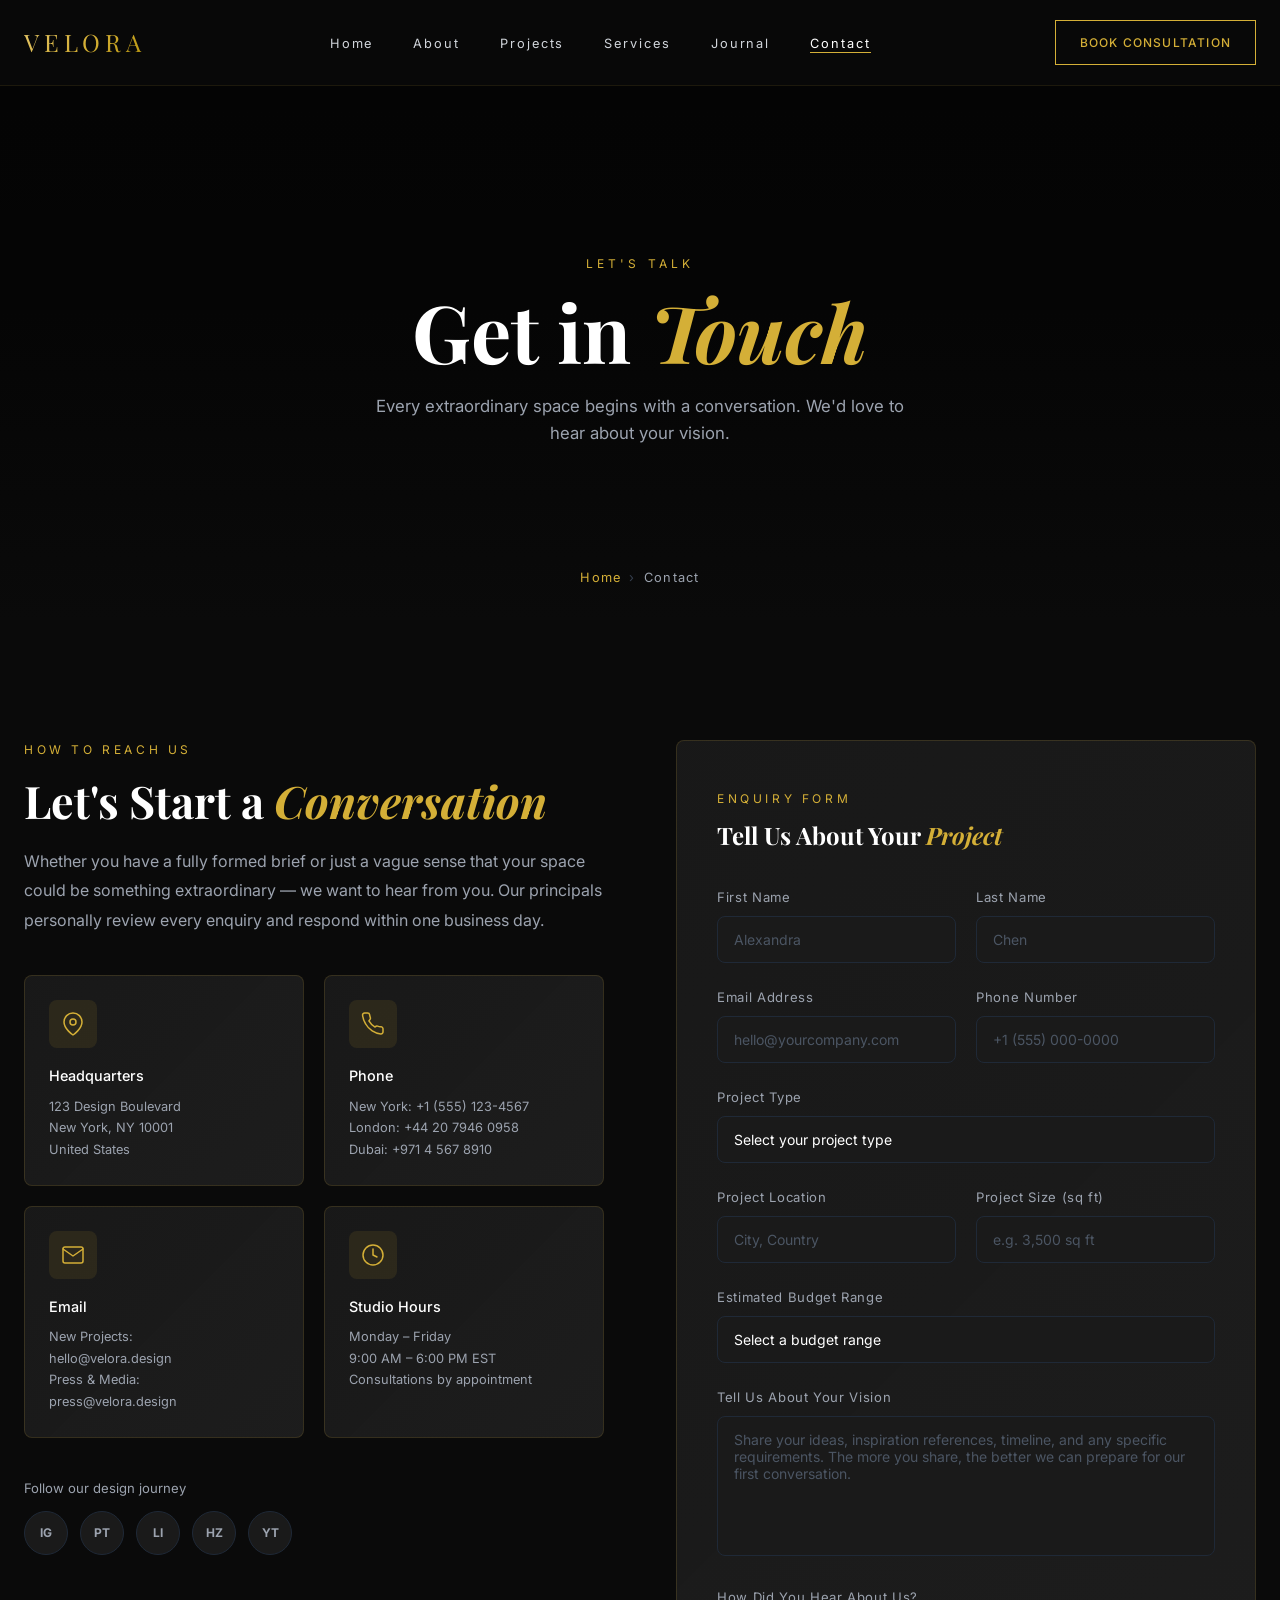
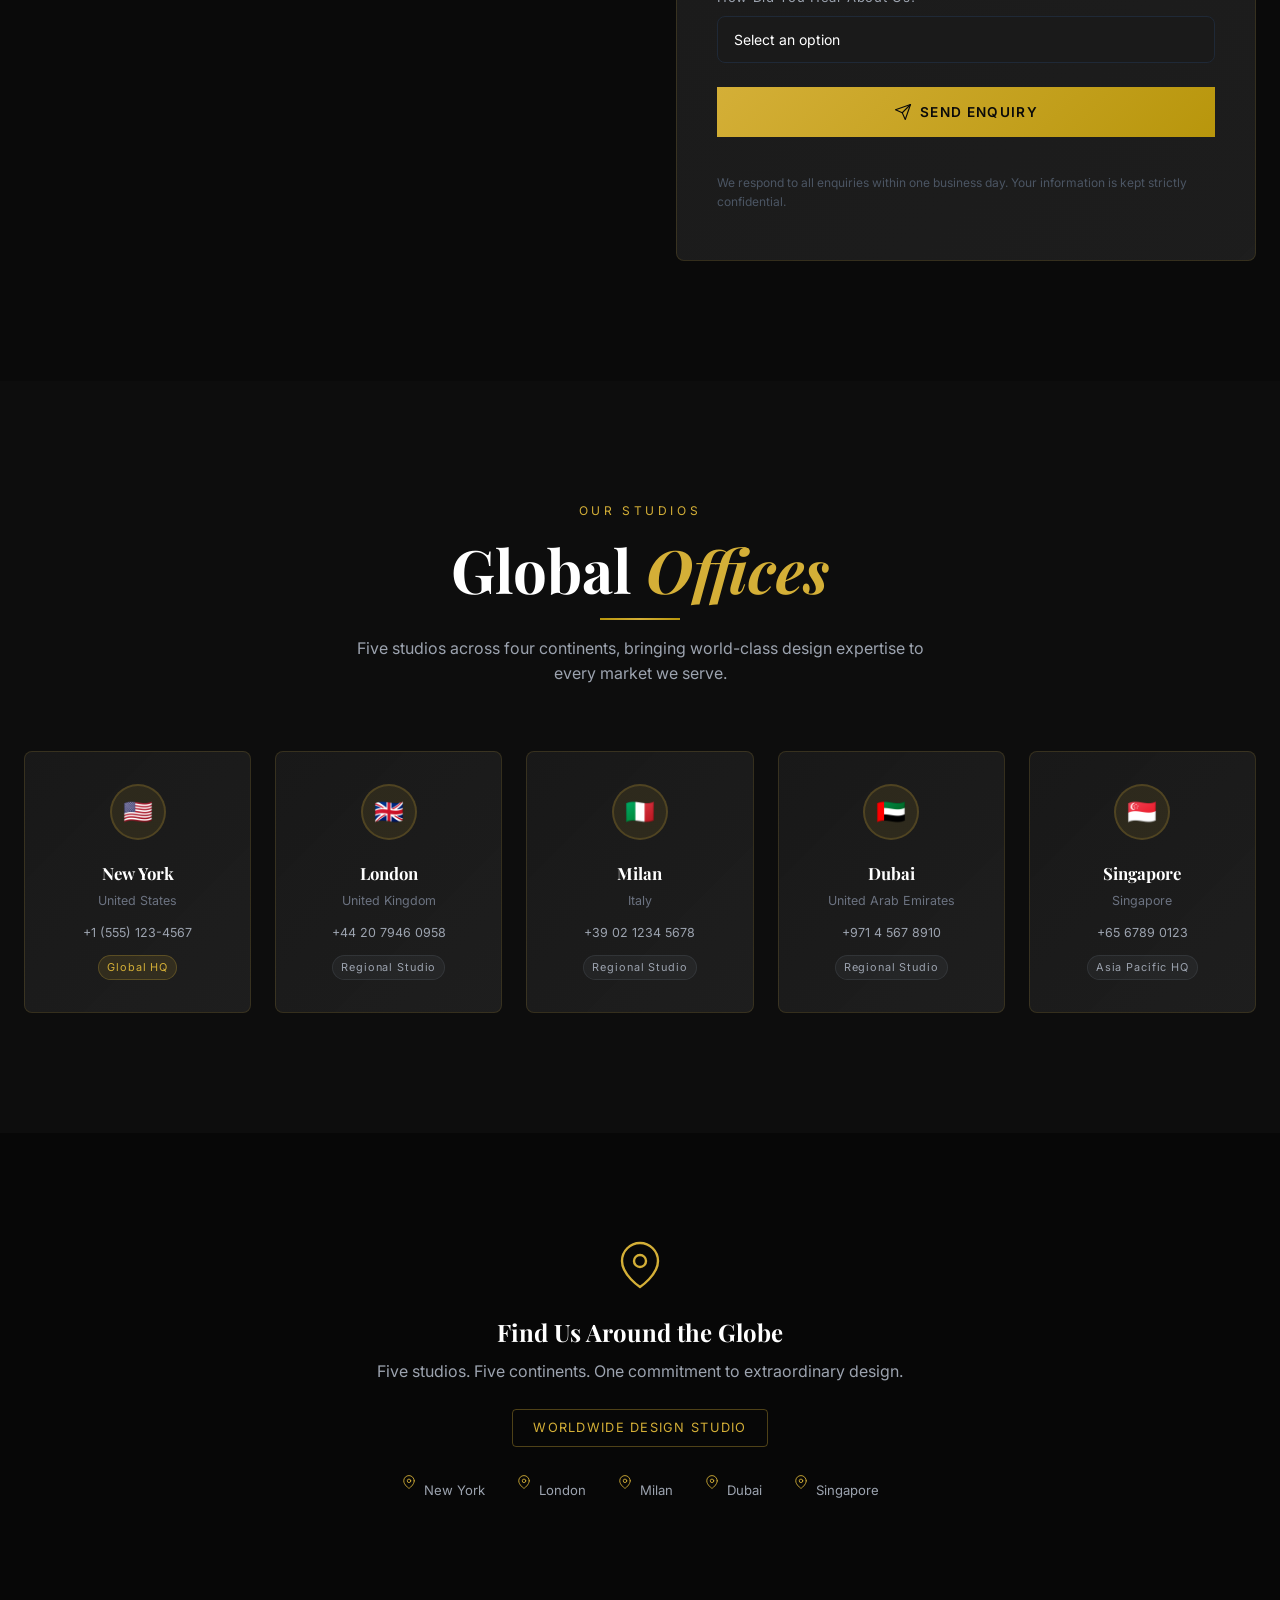
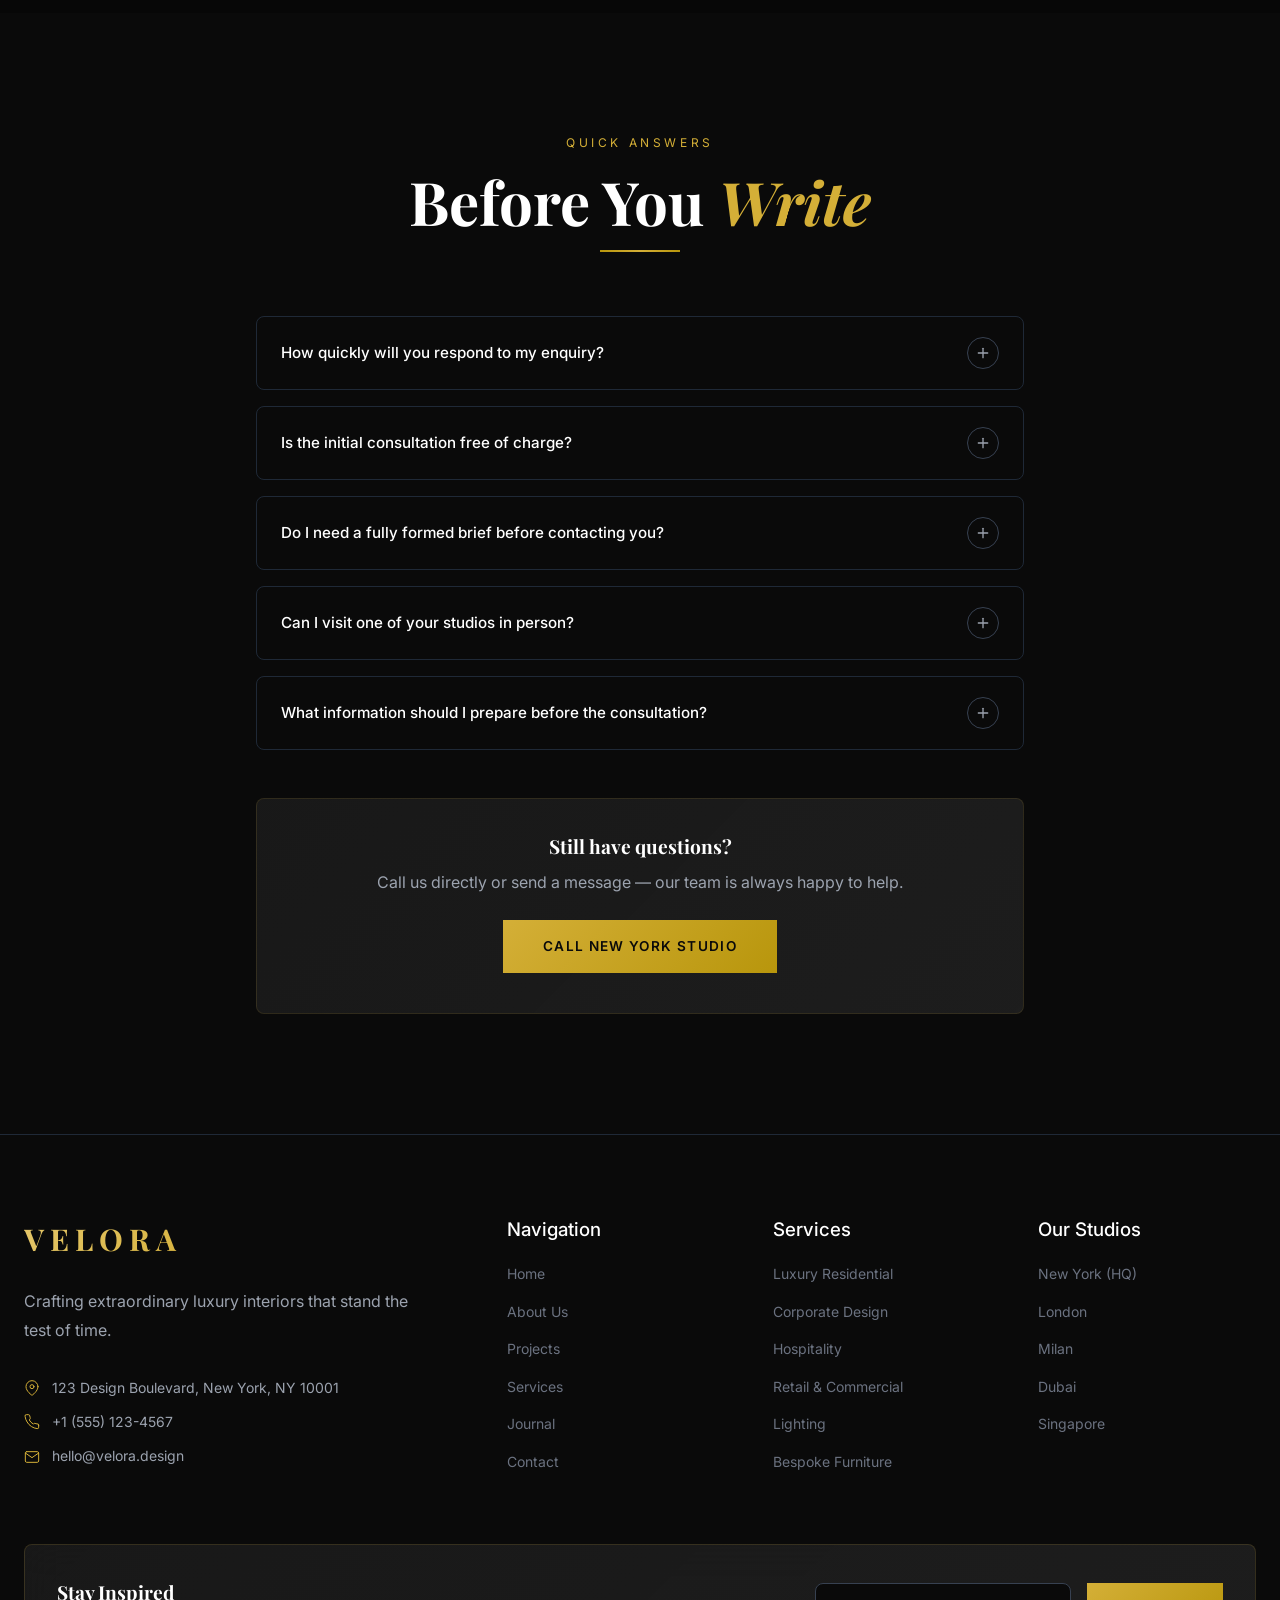
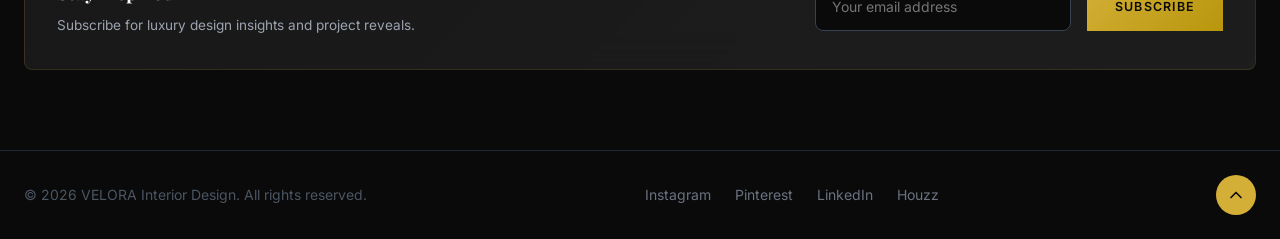
<file: contact.html>
<!DOCTYPE html>
<html lang="en">
<head>
<meta charset="UTF-8" /><meta name="viewport" content="width=device-width, initial-scale=1.0" />
<title>Contact VELORA – Book a Luxury Design Consultation</title>
<link rel="preconnect" href="https://fonts.googleapis.com" /><link rel="preconnect" href="https://fonts.gstatic.com" crossorigin />
<link href="https://fonts.googleapis.com/css2?family=Cormorant+Garamond:ital,wght@0,300;0,400;0,500;0,600;0,700;1,400&family=Inter:wght@300;400;500;600;700&family=Playfair+Display:ital,wght@0,400;0,500;0,600;0,700;1,400&display=swap" rel="stylesheet" />
<link rel="stylesheet" href="shared.css" /><link rel="stylesheet" href="contact.css" />
</head>
<body id="top">

<input type="checkbox" id="nav-toggle" class="nav-toggle-input" />

<!-- Loader -->
</div>

<!-- Mobile Menu -->
<div id="mobile-menu">
  <label for="nav-toggle" class="mobile-close"><svg viewBox="0 0 24 24"><line x1="18" y1="6" x2="6" y2="18"/><line x1="6" y1="6" x2="18" y2="18"/></svg></label>
  <a href="home.html">Home</a><a href="about.html">About</a><a href="portfolio.html">Projects</a><a href="services.html">Services</a><a href="journal.html">Journal</a><a href="contact.html" class="active">Contact</a>
  <a href="contact.html" class="btn-primary" style="margin-top:16px;font-size:.78rem;letter-spacing:.1em;text-transform:uppercase;padding:14px 32px">Book Consultation</a>
</div>

<!-- Navbar -->
<nav id="navbar">
  <div class="navbar-inner">
    <a id="nav-logo" href="home.html" class="font-playfair text-gold-gradient">VELORA</a>
    <ul class="nav-links">
      <li><a href="home.html">Home</a></li><li><a href="about.html">About</a></li><li><a href="portfolio.html">Projects</a></li><li><a href="services.html">Services</a></li><li><a href="journal.html">Journal</a></li><li><a href="contact.html" class="active">Contact</a></li>
    </ul>
    <a href="contact.html" class="btn-outline" id="nav-cta">Book Consultation</a>
    <label for="nav-toggle" id="menu-btn" aria-label="Menu">
      <svg class="menu-icon-open" viewBox="0 0 24 24" fill="none" stroke="currentColor" stroke-width="2" stroke-linecap="round" stroke-linejoin="round"><line x1="3" y1="6" x2="21" y2="6"/><line x1="3" y1="12" x2="21" y2="12"/><line x1="3" y1="18" x2="21" y2="18"/></svg>
      <svg class="menu-icon-close" viewBox="0 0 24 24" fill="none" stroke="currentColor" stroke-width="2" stroke-linecap="round" stroke-linejoin="round"><line x1="18" y1="6" x2="6" y2="18"/><line x1="6" y1="6" x2="18" y2="18"/></svg>
    </label>
  </div>
</nav>

<main>

<!-- ─── PAGE HERO ──────────────────────────────────────────────────────────── -->
<div class="page-hero">
  <div class="page-hero-bg" style="background-image:url('https://images.pexels.com/photos/3184339/pexels-photo-3184339.jpeg?auto=compress&cs=tinysrgb&w=1920')"></div>
  <div class="page-hero-overlay"></div>
  <div class="page-hero-content">
    <span class="page-hero-label">LET'S TALK</span>
    <h1 class="page-hero-title font-playfair">Get in <em style="font-style:italic;color:var(--gold)">Touch</em></h1>
    <p class="page-hero-sub">Every extraordinary space begins with a conversation. We'd love to hear about your vision.</p>
  </div>
  <div class="page-hero-breadcrumb"><a href="home.html">Home</a><span>›</span><span style="color:#9ca3af">Contact</span></div>
</div>

<!-- ─── CONTACT MAIN ───────────────────────────────────────────────────────── -->
<section id="contact-main" class="section-padding">
  <div class="container">
    <div class="contact-grid">

      <!-- Contact Info -->
      <div>
        <span class="contact-label">HOW TO REACH US</span>
        <h2 class="contact-heading font-playfair">Let's Start a <em style="font-style:italic;color:var(--gold)">Conversation</em></h2>
        <p class="contact-intro">Whether you have a fully formed brief or just a vague sense that your space could be something extraordinary — we want to hear from you. Our principals personally review every enquiry and respond within one business day.</p>

        <div class="contact-info-grid">
          <div class="contact-info-card card-luxury">
            <div class="contact-info-icon"><svg viewBox="0 0 24 24"><path d="M21 10c0 7-9 13-9 13s-9-6-9-13a9 9 0 0 1 18 0z"/><circle cx="12" cy="10" r="3"/></svg></div>
            <h4>Headquarters</h4>
            <p>123 Design Boulevard<br>New York, NY 10001<br>United States</p>
          </div>
          <div class="contact-info-card card-luxury">
            <div class="contact-info-icon"><svg viewBox="0 0 24 24"><path d="M22 16.92v3a2 2 0 0 1-2.18 2 19.79 19.79 0 0 1-8.63-3.07A19.5 19.5 0 0 1 4.69 12 19.79 19.79 0 0 1 1.61 3.41 2 2 0 0 1 3.59 1h3a2 2 0 0 1 2 1.72c.127.96.361 1.903.7 2.81a2 2 0 0 1-.45 2.11L7.91 8.96a16 16 0 0 0 6.13 6.13l.48-.48a2 2 0 0 1 2.11-.45c.907.339 1.85.573 2.81.7A2 2 0 0 1 22 16.92z"/></svg></div>
            <h4>Phone</h4>
            <p>New York: +1 (555) 123-4567<br>London: +44 20 7946 0958<br>Dubai: +971 4 567 8910</p>
          </div>
          <div class="contact-info-card card-luxury">
            <div class="contact-info-icon"><svg viewBox="0 0 24 24"><path d="M4 4h16c1.1 0 2 .9 2 2v12c0 1.1-.9 2-2 2H4c-1.1 0-2-.9-2-2V6c0-1.1.9-2 2-2z"/><polyline points="22,6 12,13 2,6"/></svg></div>
            <h4>Email</h4>
            <p>New Projects:<br>hello@velora.design<br>Press &amp; Media:<br>press@velora.design</p>
          </div>
          <div class="contact-info-card card-luxury">
            <div class="contact-info-icon"><svg viewBox="0 0 24 24"><circle cx="12" cy="12" r="10"/><polyline points="12 6 12 12 16 14"/></svg></div>
            <h4>Studio Hours</h4>
            <p>Monday – Friday<br>9:00 AM – 6:00 PM EST<br>Consultations by appointment</p>
          </div>
        </div>

        <div style="margin-top:8px">
          <p style="color:#9ca3af;font-size:.82rem;margin-bottom:12px">Follow our design journey</p>
          <div class="contact-socials">
            <button class="contact-social-btn" aria-label="Instagram" title="Instagram">IG</button>
            <button class="contact-social-btn" aria-label="Pinterest" title="Pinterest">PT</button>
            <button class="contact-social-btn" aria-label="LinkedIn" title="LinkedIn">LI</button>
            <button class="contact-social-btn" aria-label="Houzz" title="Houzz">HZ</button>
            <button class="contact-social-btn" aria-label="YouTube" title="YouTube">YT</button>
          </div>
        </div>
      </div>

      <!-- Contact Form -->
      <div class="card-luxury" style="padding:48px 40px;border-radius:8px">
        <span class="section-label" style="display:block;margin-bottom:8px">ENQUIRY FORM</span>
        <h3 class="font-playfair" style="font-size:1.5rem;margin-bottom:32px">Tell Us About Your <em style="font-style:italic;color:var(--gold)">Project</em></h3>
        <form class="contact-form" action="#">
          <div class="form-row">
            <div class="form-field"><label>First Name</label><input type="text" placeholder="Alexandra" /></div>
            <div class="form-field"><label>Last Name</label><input type="text" placeholder="Chen" /></div>
          </div>
          <div class="form-row">
            <div class="form-field"><label>Email Address</label><input type="email" placeholder="hello@yourcompany.com" /></div>
            <div class="form-field"><label>Phone Number</label><input type="tel" placeholder="+1 (555) 000-0000" /></div>
          </div>
          <div class="form-field">
            <label>Project Type</label>
            <select>
              <option value="" disabled selected>Select your project type</option>
              <option>Luxury Residential Design</option>
              <option>Corporate Office Design</option>
              <option>Hospitality Design (Hotel / Resort)</option>
              <option>Restaurant or Cafe Design</option>
              <option>Retail or Commercial Design</option>
              <option>Lighting Consultancy</option>
              <option>Bespoke Furniture Commission</option>
              <option>Other / Multiple Services</option>
            </select>
          </div>
          <div class="form-row">
            <div class="form-field">
              <label>Project Location</label>
              <input type="text" placeholder="City, Country" />
            </div>
            <div class="form-field">
              <label>Project Size (sq ft)</label>
              <input type="text" placeholder="e.g. 3,500 sq ft" />
            </div>
          </div>
          <div class="form-field">
            <label>Estimated Budget Range</label>
            <select>
              <option value="" disabled selected>Select a budget range</option>
              <option>Under $100,000</option>
              <option>$100,000 – $300,000</option>
              <option>$300,000 – $750,000</option>
              <option>$750,000 – $2,000,000</option>
              <option>$2,000,000 – $5,000,000</option>
              <option>$5,000,000+</option>
              <option>Prefer to discuss</option>
            </select>
          </div>
          <div class="form-field">
            <label>Tell Us About Your Vision</label>
            <textarea placeholder="Share your ideas, inspiration references, timeline, and any specific requirements. The more you share, the better we can prepare for our first conversation."></textarea>
          </div>
          <div class="form-field">
            <label>How Did You Hear About Us?</label>
            <select>
              <option value="" disabled selected>Select an option</option>
              <option>Word of mouth / Referral</option>
              <option>Google Search</option>
              <option>Instagram</option>
              <option>Pinterest</option>
              <option>Architectural Digest</option>
              <option>LinkedIn</option>
              <option>Previous client</option>
              <option>Press / Media coverage</option>
              <option>Other</option>
            </select>
          </div>
          <button type="submit" class="btn-primary submit-btn">
            <svg viewBox="0 0 24 24"><line x1="22" y1="2" x2="11" y2="13"/><polygon points="22 2 15 22 11 13 2 9 22 2"/></svg>
            Send Enquiry
          </button>
          <p style="color:#4b5563;font-size:.75rem;margin-top:12px">We respond to all enquiries within one business day. Your information is kept strictly confidential.</p>
        </form>
      </div>

    </div>
  </div>
</section>

<!-- ─── GLOBAL OFFICES ─────────────────────────────────────────────────────── -->
<section id="offices" class="section-padding">
  <div class="container">
    <div class="section-header">
      <span class="section-label">OUR STUDIOS</span>
      <h2 class="section-title font-playfair">Global <em style="font-style:italic;color:var(--gold)">Offices</em></h2>
      <div class="divider-gold" style="margin:16px auto"></div>
      <p class="section-subtitle">Five studios across four continents, bringing world-class design expertise to every market we serve.</p>
    </div>
    <div class="offices-grid">
      <div class="office-card card-luxury">
        <div class="office-flag">🇺🇸</div>
        <h3 class="office-city font-playfair">New York</h3>
        <p class="office-country">United States</p>
        <p class="office-phone">+1 (555) 123-4567</p>
        <span class="office-status main">Global HQ</span>
      </div>
      <div class="office-card card-luxury">
        <div class="office-flag">🇬🇧</div>
        <h3 class="office-city font-playfair">London</h3>
        <p class="office-country">United Kingdom</p>
        <p class="office-phone">+44 20 7946 0958</p>
        <span class="office-status regional">Regional Studio</span>
      </div>
      <div class="office-card card-luxury">
        <div class="office-flag">🇮🇹</div>
        <h3 class="office-city font-playfair">Milan</h3>
        <p class="office-country">Italy</p>
        <p class="office-phone">+39 02 1234 5678</p>
        <span class="office-status regional">Regional Studio</span>
      </div>
      <div class="office-card card-luxury">
        <div class="office-flag">🇦🇪</div>
        <h3 class="office-city font-playfair">Dubai</h3>
        <p class="office-country">United Arab Emirates</p>
        <p class="office-phone">+971 4 567 8910</p>
        <span class="office-status regional">Regional Studio</span>
      </div>
      <div class="office-card card-luxury">
        <div class="office-flag">🇸🇬</div>
        <h3 class="office-city font-playfair">Singapore</h3>
        <p class="office-country">Singapore</p>
        <p class="office-phone">+65 6789 0123</p>
        <span class="office-status regional">Asia Pacific HQ</span>
      </div>
    </div>
  </div>
</section>

<!-- ─── MAP PLACEHOLDER ────────────────────────────────────────────────────── -->
<section id="map-section">
  <div class="map-placeholder">
    <div class="map-placeholder-inner">
      <svg viewBox="0 0 24 24"><path d="M21 10c0 7-9 13-9 13s-9-6-9-13a9 9 0 0 1 18 0z"/><circle cx="12" cy="10" r="3"/></svg>
      <h3 class="font-playfair">Find Us Around the Globe</h3>
      <p style="color:#9ca3af">Five studios. Five continents. One commitment to extraordinary design.</p>
      <span class="map-tag">WORLDWIDE DESIGN STUDIO</span>
      <div class="map-offices-row">
        <span class="map-office-pin"><svg viewBox="0 0 24 24"><path d="M21 10c0 7-9 13-9 13s-9-6-9-13a9 9 0 0 1 18 0z"/><circle cx="12" cy="10" r="3"/></svg>New York</span>
        <span class="map-office-pin"><svg viewBox="0 0 24 24"><path d="M21 10c0 7-9 13-9 13s-9-6-9-13a9 9 0 0 1 18 0z"/><circle cx="12" cy="10" r="3"/></svg>London</span>
        <span class="map-office-pin"><svg viewBox="0 0 24 24"><path d="M21 10c0 7-9 13-9 13s-9-6-9-13a9 9 0 0 1 18 0z"/><circle cx="12" cy="10" r="3"/></svg>Milan</span>
        <span class="map-office-pin"><svg viewBox="0 0 24 24"><path d="M21 10c0 7-9 13-9 13s-9-6-9-13a9 9 0 0 1 18 0z"/><circle cx="12" cy="10" r="3"/></svg>Dubai</span>
        <span class="map-office-pin"><svg viewBox="0 0 24 24"><path d="M21 10c0 7-9 13-9 13s-9-6-9-13a9 9 0 0 1 18 0z"/><circle cx="12" cy="10" r="3"/></svg>Singapore</span>
      </div>
    </div>
  </div>
</section>

<!-- ─── CONTACT FAQ ────────────────────────────────────────────────────────── -->
<section id="contact-faq" class="section-padding">
  <div class="container">
    <div class="contact-faq-inner">
      <div class="section-header">
        <span class="section-label">QUICK ANSWERS</span>
        <h2 class="section-title font-playfair">Before You <em style="font-style:italic;color:var(--gold)">Write</em></h2>
        <div class="divider-gold" style="margin:16px auto"></div>
      </div>
      <div class="contact-faq-list">

        <details class="cfaq-item">
          <summary class="cfaq-question"><span class="cfaq-q-text">How quickly will you respond to my enquiry?</span><span class="cfaq-toggle"><svg class="cfaq-icon-plus" viewBox="0 0 24 24"><line x1="12" y1="5" x2="12" y2="19"/><line x1="5" y1="12" x2="19" y2="12"/></svg><svg class="cfaq-icon-minus" viewBox="0 0 24 24"><line x1="5" y1="12" x2="19" y2="12"/></svg></span></summary>
          <p class="cfaq-answer">We personally review and respond to every enquiry within one business day. For urgent project requirements, call our New York studio directly — we maintain a dedicated new business line staffed during business hours.</p>
        </details>

        <details class="cfaq-item">
          <summary class="cfaq-question"><span class="cfaq-q-text">Is the initial consultation free of charge?</span><span class="cfaq-toggle"><svg class="cfaq-icon-plus" viewBox="0 0 24 24"><line x1="12" y1="5" x2="12" y2="19"/><line x1="5" y1="12" x2="19" y2="12"/></svg><svg class="cfaq-icon-minus" viewBox="0 0 24 24"><line x1="5" y1="12" x2="19" y2="12"/></svg></span></summary>
          <p class="cfaq-answer">Yes. Our initial discovery consultation — typically 45–60 minutes conducted in-person or via video call — is completely complimentary for all projects over 1,000 sq ft. This conversation helps us understand your vision and allows us to explain how VELORA can bring it to life.</p>
        </details>

        <details class="cfaq-item">
          <summary class="cfaq-question"><span class="cfaq-q-text">Do I need a fully formed brief before contacting you?</span><span class="cfaq-toggle"><svg class="cfaq-icon-plus" viewBox="0 0 24 24"><line x1="12" y1="5" x2="12" y2="19"/><line x1="5" y1="12" x2="19" y2="12"/></svg><svg class="cfaq-icon-minus" viewBox="0 0 24 24"><line x1="5" y1="12" x2="19" y2="12"/></svg></span></summary>
          <p class="cfaq-answer">Absolutely not. Many of our most successful projects have begun with a client who simply knew their space could be extraordinary but wasn't sure how to articulate what they wanted. Our discovery process is specifically designed to draw out your vision — even when it's still forming. Come as you are.</p>
        </details>

        <details class="cfaq-item">
          <summary class="cfaq-question"><span class="cfaq-q-text">Can I visit one of your studios in person?</span><span class="cfaq-toggle"><svg class="cfaq-icon-plus" viewBox="0 0 24 24"><line x1="12" y1="5" x2="12" y2="19"/><line x1="5" y1="12" x2="19" y2="12"/></svg><svg class="cfaq-icon-minus" viewBox="0 0 24 24"><line x1="5" y1="12" x2="19" y2="12"/></svg></span></summary>
          <p class="cfaq-answer">We welcome studio visits by appointment at all five of our locations. Our showrooms feature material libraries, project photography, and sample pieces from our custom furniture collections. Contact your nearest studio to arrange a visit with a senior designer.</p>
        </details>

        <details class="cfaq-item">
          <summary class="cfaq-question"><span class="cfaq-q-text">What information should I prepare before the consultation?</span><span class="cfaq-toggle"><svg class="cfaq-icon-plus" viewBox="0 0 24 24"><line x1="12" y1="5" x2="12" y2="19"/><line x1="5" y1="12" x2="19" y2="12"/></svg><svg class="cfaq-icon-minus" viewBox="0 0 24 24"><line x1="5" y1="12" x2="19" y2="12"/></svg></span></summary>
          <p class="cfaq-answer">It is helpful to gather floor plans of your space (if available), a rough indication of your budget range, and any images of spaces, materials, or art that inspire you — Pinterest boards and magazine tearsheets are perfect. Most importantly, think about how you use the space and how you want to feel when you're in it. That emotional brief is often more valuable than technical specifications.</p>
        </details>

      </div>
      <div class="cfaq-cta card-luxury">
        <h4 class="font-playfair">Still have questions?</h4>
        <p>Call us directly or send a message — our team is always happy to help.</p>
        <a href="tel:+15551234567" class="btn-primary" style="display:inline-block">Call New York Studio</a>
      </div>
    </div>
  </div>
</section>

</main>

<footer>
  <div class="footer-main"><div class="container"><div class="footer-grid">
    <div class="footer-brand"><h2 class="font-playfair text-gold-gradient">VELORA</h2><p>Crafting extraordinary luxury interiors that stand the test of time.</p><div class="footer-contact-item"><svg viewBox="0 0 24 24"><path d="M21 10c0 7-9 13-9 13s-9-6-9-13a9 9 0 0 1 18 0z"/><circle cx="12" cy="10" r="3"/></svg><span>123 Design Boulevard, New York, NY 10001</span></div><div class="footer-contact-item"><svg viewBox="0 0 24 24"><path d="M22 16.92v3a2 2 0 0 1-2.18 2 19.79 19.79 0 0 1-8.63-3.07A19.5 19.5 0 0 1 4.69 12 19.79 19.79 0 0 1 1.61 3.41 2 2 0 0 1 3.59 1h3a2 2 0 0 1 2 1.72c.127.96.361 1.903.7 2.81a2 2 0 0 1-.45 2.11L7.91 8.96a16 16 0 0 0 6.13 6.13l.48-.48a2 2 0 0 1 2.11-.45c.907.339 1.85.573 2.81.7A2 2 0 0 1 22 16.92z"/></svg><span>+1 (555) 123-4567</span></div><div class="footer-contact-item"><svg viewBox="0 0 24 24"><path d="M4 4h16c1.1 0 2 .9 2 2v12c0 1.1-.9 2-2 2H4c-1.1 0-2-.9-2-2V6c0-1.1.9-2 2-2z"/><polyline points="22,6 12,13 2,6"/></svg><span>hello@velora.design</span></div></div>
    <div class="footer-col"><h3>Navigation</h3><ul><li><a href="home.html">Home</a></li><li><a href="about.html">About Us</a></li><li><a href="portfolio.html">Projects</a></li><li><a href="services.html">Services</a></li><li><a href="journal.html">Journal</a></li><li><a href="contact.html">Contact</a></li></ul></div>
    <div class="footer-col"><h3>Services</h3><ul><li><a href="services.html">Luxury Residential</a></li><li><a href="services.html">Corporate Design</a></li><li><a href="services.html">Hospitality</a></li><li><a href="services.html">Retail &amp; Commercial</a></li><li><a href="services.html">Lighting</a></li><li><a href="services.html">Bespoke Furniture</a></li></ul></div>
    <div class="footer-col"><h3>Our Studios</h3><ul><li><a href="contact.html">New York (HQ)</a></li><li><a href="contact.html">London</a></li><li><a href="contact.html">Milan</a></li><li><a href="contact.html">Dubai</a></li><li><a href="contact.html">Singapore</a></li></ul></div>
  </div>
  <div class="footer-newsletter glass card-luxury"><div class="footer-newsletter-inner"><div><h3>Stay Inspired</h3><p>Subscribe for luxury design insights and project reveals.</p></div><div class="newsletter-form"><input type="email" placeholder="Your email address" /><a href="#" class="btn-primary" style="font-size:.78rem;padding:14px 28px">Subscribe</a></div></div></div>
  </div></div>
  <div class="footer-bottom"><div class="container"><div class="footer-bottom-inner"><p class="footer-copyright">© 2026 VELORA Interior Design. All rights reserved.</p><div class="footer-social-links"><a href="#">Instagram</a><a href="#">Pinterest</a><a href="#">LinkedIn</a><a href="#">Houzz</a></div><a href="#top" id="scroll-top"><svg viewBox="0 0 24 24"><polyline points="18 15 12 9 6 15"/></svg></a></div></div></div>
</footer>

</body>
</html>
</file>
<file: shared.css>
/* ─── CSS Reset & Variables ──────────────────────────────────────────────── */
*,*::before,*::after{margin:0;padding:0;box-sizing:border-box}
:root{
  --gold:#D4AF37;--gold-light:#E5C76B;--gold-dark:#B8960C;
  --charcoal:#1A1A1A;--black:#0A0A0A;--white:#FFFFFF;
}
html{scroll-behavior:smooth}
body{font-family:'Inter',sans-serif;background:var(--black);color:var(--white);overflow-x:hidden;line-height:1.6}
img{display:block;max-width:100%}
button,input,select,textarea{font-family:inherit}
a{text-decoration:none;color:inherit}
::-webkit-scrollbar{width:8px}
::-webkit-scrollbar-track{background:var(--black)}
::-webkit-scrollbar-thumb{background:var(--gold);border-radius:4px}
::-webkit-scrollbar-thumb:hover{background:var(--gold-light)}

/* ─── Typography ─────────────────────────────────────────────────────────── */
.font-playfair{font-family:'Playfair Display',serif}
.font-cormorant{font-family:'Cormorant Garamond',serif}
.text-gold-gradient{
  background:linear-gradient(135deg,#E5C76B 0%,#D4AF37 50%,#B8960C 100%);
  -webkit-background-clip:text;-webkit-text-fill-color:transparent;background-clip:text
}

/* ─── Layout ─────────────────────────────────────────────────────────────── */
.container{max-width:1280px;margin:0 auto;padding:0 24px}
.section-padding{padding:120px 0}
@media(max-width:768px){.section-padding{padding:80px 0}}

/* ─── Utilities ──────────────────────────────────────────────────────────── */
.glass{background:rgba(26,26,26,.7);backdrop-filter:blur(20px);-webkit-backdrop-filter:blur(20px);border:1px solid rgba(212,175,55,.1)}
.glass-dark{background:rgba(10,10,10,.8);backdrop-filter:blur(30px);border:1px solid rgba(255,255,255,.05)}
.glow-gold{box-shadow:0 0 30px rgba(212,175,55,.3)}
.glow-gold-hover:hover{box-shadow:0 0 40px rgba(212,175,55,.4)}
.text-glow{text-shadow:0 0 20px rgba(212,175,55,.5)}
.card-luxury{
  background:linear-gradient(135deg,rgba(26,26,26,.9) 0%,rgba(38,38,38,.7) 100%);
  border:1px solid rgba(212,175,55,.15);
  transition:border-color .5s,transform .5s,box-shadow .5s
}
.card-luxury:hover{border-color:rgba(212,175,55,.4);transform:translateY(-10px);box-shadow:0 20px 60px rgba(0,0,0,.5),0 0 40px rgba(212,175,55,.1)}
.divider-gold{width:80px;height:2px;background:linear-gradient(90deg,#B8960C,#D4AF37,#B8960C)}
.img-zoom{overflow:hidden}
.img-zoom img{transition:transform .7s cubic-bezier(.4,0,.2,1)}
.img-zoom:hover img{transform:scale(1.1)}
.line-clamp-2{display:-webkit-box;-webkit-line-clamp:2;-webkit-box-orient:vertical;overflow:hidden}
.line-clamp-3{display:-webkit-box;-webkit-line-clamp:3;-webkit-box-orient:vertical;overflow:hidden}

/* ─── Buttons ────────────────────────────────────────────────────────────── */
.btn-primary{
  display:inline-block;
  background:linear-gradient(135deg,#D4AF37 0%,#B8960C 100%);
  color:var(--black);padding:16px 40px;font-weight:600;font-size:.85rem;
  letter-spacing:.1em;text-transform:uppercase;border:none;cursor:pointer;
  position:relative;overflow:hidden;
  transition:transform .4s cubic-bezier(.4,0,.2,1),box-shadow .4s
}
.btn-primary::before{
  content:'';position:absolute;top:0;left:-100%;width:100%;height:100%;
  background:linear-gradient(90deg,transparent,rgba(255,255,255,.3),transparent);
  transition:left .5s
}
.btn-primary:hover::before{left:100%}
.btn-primary:hover{transform:translateY(-2px);box-shadow:0 10px 40px rgba(212,175,55,.4)}
.btn-outline{
  display:inline-block;border:1px solid var(--gold);color:var(--gold);
  padding:16px 40px;font-size:.85rem;font-weight:500;letter-spacing:.1em;
  text-transform:uppercase;background:transparent;cursor:pointer;
  transition:background .4s,color .4s
}
.btn-outline:hover{background:var(--gold);color:var(--black)}

/* ─── Animations ─────────────────────────────────────────────────────────── */
@keyframes fadeInUp{from{opacity:0;transform:translateY(40px)}to{opacity:1;transform:translateY(0)}}
@keyframes fadeIn{from{opacity:0}to{opacity:1}}
@keyframes shimmer{0%{background-position:-200% 0}100%{background-position:200% 0}}
@keyframes float{0%,100%{transform:translateY(0)}50%{transform:translateY(-20px)}}
@keyframes glow{0%,100%{box-shadow:0 0 20px rgba(212,175,55,.3)}50%{box-shadow:0 0 40px rgba(212,175,55,.6)}}
@keyframes pulse{0%,100%{opacity:1}50%{opacity:.5}}
@keyframes rotate{from{transform:rotate(0deg)}to{transform:rotate(360deg)}}
@keyframes bounceY{0%,100%{transform:translateY(0)}50%{transform:translateY(10px)}}
@keyframes wiggle{0%,100%{transform:rotate(0)}30%{transform:rotate(5deg)}60%{transform:rotate(-5deg)}}
@keyframes loaderPulse{0%,100%{text-shadow:0 0 20px rgba(212,175,55,.3)}50%{text-shadow:0 0 40px rgba(212,175,55,.6)}}
@keyframes loaderHide{0%{opacity:1;visibility:visible}99%{opacity:0;visibility:visible}100%{opacity:0;visibility:hidden}}
@keyframes ringDraw{to{stroke-dashoffset:0}}
@keyframes diamondPop{0%{opacity:0;transform:scale(0) rotate(45deg)}60%{opacity:1;transform:scale(1.3) rotate(0deg)}100%{opacity:1;transform:scale(1) rotate(0deg)}}
@keyframes vDraw{to{stroke-dashoffset:0}}
@keyframes shimmerSweep{from{background-position:200% 0}to{background-position:-200% 0}}
@keyframes letterRise{to{opacity:1;transform:translateY(0)}}
@keyframes lineExpand{to{width:80px}}
@keyframes heroFade{0%,100%{opacity:0}5%{opacity:1}24%{opacity:1}29%{opacity:0}}

.animate-float{animation:float 6s ease-in-out infinite}
.animate-glow{animation:glow 3s ease-in-out infinite}
.animate-rotate{animation:rotate 20s linear infinite}
.reveal,.reveal-left,.reveal-right,.reveal-scale{opacity:1;transform:none}

/* ─── Loader ─────────────────────────────────────────────────────────────── */
#loader{
  position:fixed;inset:0;z-index:9998;
  display:flex;align-items:center;justify-content:center;
  background:var(--black);overflow:hidden;
  animation:loaderHide .8s ease 3.2s forwards
}
#loader::before{
  content:'';position:absolute;width:500px;height:500px;
  background:radial-gradient(circle,rgba(212,175,55,.07) 0%,transparent 70%);
  border-radius:50%;animation:loaderPulse 3s ease-in-out infinite
}
.loader-inner{
  display:flex;flex-direction:column;align-items:center;justify-content:center;
  gap:0;position:relative;z-index:1
}
.loader-ornament-wrap{position:relative;width:160px;height:160px;margin-bottom:36px}
.loader-ring{width:160px;height:160px;position:absolute;inset:0}
.loader-ring-circle{animation:ringDraw 1.4s cubic-bezier(.4,0,.2,1) .1s forwards}
.loader-diamond{opacity:0;animation:diamondPop .4s ease forwards}
.loader-diamond.t{animation-delay:.7s}
.loader-diamond.b{animation-delay:.85s}
.loader-diamond.l{animation-delay:1s}
.loader-diamond.r{animation-delay:1.15s}
.loader-monogram{position:absolute;width:60px;height:60px;top:50%;left:50%;transform:translate(-50%,-50%)}
.loader-v-path{animation:vDraw 1.1s cubic-bezier(.4,0,.2,1) .5s forwards}
.loader-wordmark{
  display:flex;gap:0;font-family:'Playfair Display',serif;
  font-size:clamp(2.8rem,8vw,4.5rem);letter-spacing:.45em;overflow:hidden;position:relative
}
.loader-wordmark::after{
  content:'';position:absolute;inset:0;
  background:linear-gradient(105deg,transparent 20%,rgba(255,255,255,.35) 50%,transparent 80%);
  background-size:200% 100%;background-position:200% 0;
  animation:shimmerSweep .8s ease .9s forwards
}
.loader-letter{
  display:inline-block;
  background:linear-gradient(135deg,#E5C76B 0%,#D4AF37 50%,#B8960C 100%);
  -webkit-background-clip:text;-webkit-text-fill-color:transparent;background-clip:text;
  opacity:0;transform:translateY(28px);
  animation:letterRise .55s cubic-bezier(.22,1,.36,1) forwards;
  animation-delay:calc(.8s + var(--i) * .07s)
}
.loader-line-wrap{
  display:flex;align-items:center;gap:12px;margin-top:18px;
  opacity:0;animation:fadeInUp .5s ease 1.5s forwards
}
.loader-line-left,.loader-line-right{
  display:block;height:1px;background:linear-gradient(90deg,transparent,#D4AF37);
  width:0;animation:lineExpand .6s ease 1.5s forwards
}
.loader-line-right{background:linear-gradient(90deg,#D4AF37,transparent)}
.loader-gem{color:#D4AF37;font-size:.55rem;opacity:0;animation:fadeIn .4s ease 1.8s forwards}
.loader-tagline{
  font-family:'Cormorant Garamond',serif;font-size:.78rem;letter-spacing:.35em;
  color:#6b7280;text-transform:uppercase;margin-top:16px;
  opacity:0;animation:fadeIn .6s ease 1.9s forwards
}
#loader-bar-track{
  width:200px;height:1px;background:rgba(255,255,255,.08);border-radius:4px;
  overflow:hidden;margin-top:32px;opacity:0;animation:fadeIn .4s ease 2s forwards
}
#loader-bar-fill{
  height:100%;background:linear-gradient(90deg,#B8960C,#D4AF37,#E5C76B);
  animation:progressBar 2.8s ease forwards
}
@keyframes progressBar{from{width:0}to{width:100%}}
#loader-text{
  margin-top:14px;font-size:.65rem;letter-spacing:.25em;color:#4b5563;
  text-transform:uppercase;opacity:0;animation:fadeIn .4s ease 2s forwards
}

/* ─── Mobile Menu Toggle ─────────────────────────────────────────────────── */
.nav-toggle-input{display:none}
#mobile-menu{
  position:fixed;inset:0;z-index:40;background:var(--black);
  display:flex;flex-direction:column;align-items:center;justify-content:center;gap:32px;
  padding-top:80px;transform:translateX(100%);transition:transform .3s
}
.nav-toggle-input:checked~#mobile-menu{transform:translateX(0)}
.nav-toggle-input:checked~#navbar .menu-icon-open{display:none!important}
.nav-toggle-input:checked~#navbar .menu-icon-close{display:block!important}
#mobile-menu a{
  font-family:'Playfair Display',serif;font-size:1.5rem;letter-spacing:.15em;
  color:var(--white);transition:color .3s
}
#mobile-menu a:hover{color:var(--gold)}
#mobile-menu .btn-primary{margin-top:16px;font-size:.8rem}
.mobile-close{
  position:absolute;top:24px;right:24px;background:none;border:none;
  cursor:pointer;color:var(--white);padding:8px;display:block
}
.mobile-close svg{width:24px;height:24px;stroke:currentColor;fill:none;stroke-width:2;stroke-linecap:round;stroke-linejoin:round}

/* ─── Navbar ─────────────────────────────────────────────────────────────── */
#navbar{
  position:fixed;top:0;left:0;right:0;z-index:50;padding:20px 0;
  background:rgba(10,10,10,.85);backdrop-filter:blur(20px);-webkit-backdrop-filter:blur(20px);
  border-bottom:1px solid rgba(212,175,55,.1);transition:padding .3s
}
.navbar-inner{max-width:1280px;margin:0 auto;padding:0 24px;display:flex;align-items:center;justify-content:space-between}
#nav-logo{font-family:'Playfair Display',serif;font-size:1.5rem;letter-spacing:.2em;cursor:pointer;transition:transform .3s}
#nav-logo:hover{transform:scale(1.05)}
.nav-links{display:flex;gap:40px;align-items:center;list-style:none}
.nav-links a{font-size:.8rem;letter-spacing:.15em;color:#d1d5db;position:relative;transition:color .3s}
.nav-links a::after{content:'';position:absolute;bottom:-2px;left:0;width:0;height:1px;background:var(--gold);transition:width .3s}
.nav-links a:hover,.nav-links a.active{color:var(--white)}
.nav-links a:hover::after,.nav-links a.active::after{width:100%}
#nav-cta{font-size:.75rem;padding:12px 24px}
#menu-btn{display:none;background:none;border:none;color:var(--white);cursor:pointer;padding:8px}
#menu-btn svg{width:24px;height:24px}
.menu-icon-close{display:none}
@media(max-width:1023px){.nav-links,#nav-cta{display:none}#menu-btn{display:block}}

/* ─── Section Headers ────────────────────────────────────────────────────── */
.section-header{text-align:center;margin-bottom:64px}
.section-label{display:block;font-size:.75rem;letter-spacing:.3em;color:var(--gold);margin-bottom:16px}
.section-title{font-family:'Playfair Display',serif;font-size:clamp(2rem,5vw,3.75rem);line-height:1.1;margin-bottom:16px}
.section-subtitle{color:#9ca3af;max-width:600px;margin:0 auto}

/* ─── Page Hero Banner (inner pages) ─────────────────────────────────────── */
.page-hero{
  position:relative;height:calc(60vh + 80px);min-height:560px;overflow:hidden;
  display:flex;align-items:center;justify-content:center;padding-top:80px
}
.page-hero-bg{
  position:absolute;inset:0;background-size:cover;background-position:center;
  transform:scale(1.05);transition:transform 8s ease
}
.page-hero:hover .page-hero-bg{transform:scale(1)}
.page-hero-overlay{
  position:absolute;inset:0;
  background:linear-gradient(to bottom,rgba(0,0,0,.65),rgba(0,0,0,.5),rgba(10,10,10,.9))
}
.page-hero-content{position:relative;z-index:10;text-align:center;padding:0 24px}
.page-hero-label{display:block;font-size:.75rem;letter-spacing:.35em;color:var(--gold);margin-bottom:16px}
.page-hero-title{font-family:'Playfair Display',serif;font-size:clamp(2.5rem,7vw,5rem);line-height:1.05;margin-bottom:20px}
.page-hero-sub{color:#9ca3af;font-size:1.05rem;max-width:560px;margin:0 auto}
.page-hero-breadcrumb{
  position:absolute;bottom:32px;left:50%;transform:translateX(-50%);
  display:flex;align-items:center;gap:8px;color:#6b7280;font-size:.8rem;letter-spacing:.1em
}
.page-hero-breadcrumb a{color:var(--gold);transition:color .3s}
.page-hero-breadcrumb a:hover{color:var(--gold-light)}
.page-hero-breadcrumb span{color:#374151}

/* ─── Footer ─────────────────────────────────────────────────────────────── */
footer{background:var(--black);border-top:1px solid #1f2937}
.footer-main{padding:80px 0}
.footer-grid{display:grid;grid-template-columns:2fr 1fr 1fr 1fr;gap:48px}
@media(max-width:1023px){.footer-grid{grid-template-columns:1fr 1fr}}
@media(max-width:767px){.footer-grid{grid-template-columns:1fr}}
.footer-brand h2{font-family:'Playfair Display',serif;font-size:1.875rem;letter-spacing:.2em;margin-bottom:24px}
.footer-brand p{color:#9ca3af;max-width:400px;line-height:1.8;margin-bottom:32px}
.footer-contact-item{display:flex;align-items:center;gap:12px;color:#9ca3af;font-size:.875rem;margin-bottom:12px}
.footer-contact-item svg{width:16px;height:16px;stroke:var(--gold);fill:none;stroke-width:1.5;stroke-linecap:round;stroke-linejoin:round;flex-shrink:0}
.footer-col h3{color:var(--white);font-weight:500;margin-bottom:16px}
.footer-col ul{list-style:none;display:flex;flex-direction:column;gap:12px}
.footer-col ul a{color:#6b7280;font-size:.875rem;transition:color .3s}
.footer-col ul a:hover{color:var(--gold)}
.footer-newsletter{margin-top:64px;padding:32px;border-radius:8px}
.footer-newsletter-inner{display:flex;flex-wrap:wrap;align-items:center;justify-content:space-between;gap:24px}
.footer-newsletter h3{font-family:'Playfair Display',serif;font-size:1.2rem;margin-bottom:8px}
.footer-newsletter p{color:#9ca3af;font-size:.85rem}
.newsletter-form{display:flex;gap:16px;flex-wrap:wrap}
.newsletter-form input{
  background:var(--black);border:1px solid #374151;border-radius:8px;
  padding:12px 16px;color:var(--white);font-size:.875rem;outline:none;
  transition:border-color .3s;width:256px
}
.newsletter-form input:focus{border-color:var(--gold)}
.footer-bottom{border-top:1px solid #1f2937;padding:24px 0}
.footer-bottom-inner{display:flex;flex-wrap:wrap;align-items:center;justify-content:space-between;gap:16px}
.footer-copyright{color:#4b5563;font-size:.875rem}
.footer-social-links{display:flex;gap:24px}
.footer-social-links a{color:#6b7280;font-size:.875rem;transition:color .3s}
.footer-social-links a:hover{color:var(--gold)}
#scroll-top{
  width:40px;height:40px;border-radius:50%;background:var(--gold);border:none;
  cursor:pointer;display:flex;align-items:center;justify-content:center;transition:transform .3s
}
#scroll-top:hover{transform:scale(1.1)}
#scroll-top svg{width:20px;height:20px;stroke:var(--black);fill:none;stroke-width:2;stroke-linecap:round;stroke-linejoin:round}
</file>
<file: contact.css>
/* ─── Contact Layout ─────────────────────────────────────────────────────── */
#contact-main{background:var(--black)}
.contact-grid{display:grid;grid-template-columns:1fr 1fr;gap:72px}
@media(max-width:1023px){.contact-grid{grid-template-columns:1fr}}
.contact-label{display:block;font-size:.75rem;letter-spacing:.3em;color:var(--gold);margin-bottom:16px}
.contact-heading{font-family:'Playfair Display',serif;font-size:clamp(1.8rem,4vw,2.8rem);line-height:1.15;margin-bottom:20px}
.contact-intro{color:#9ca3af;line-height:1.85;margin-bottom:40px}
.contact-info-grid{display:grid;grid-template-columns:1fr 1fr;gap:20px;margin-bottom:40px}
@media(max-width:575px){.contact-info-grid{grid-template-columns:1fr}}
.contact-info-card{padding:24px;border-radius:8px;transition:border-color .3s}
.contact-info-card:hover{border-color:rgba(212,175,55,.3)}
.contact-info-icon{width:48px;height:48px;border-radius:8px;background:rgba(212,175,55,.1);display:flex;align-items:center;justify-content:center;margin-bottom:16px}
.contact-info-icon svg{width:24px;height:24px;stroke:var(--gold);fill:none;stroke-width:1.5;stroke-linecap:round;stroke-linejoin:round}
.contact-info-card h4{color:var(--white);font-weight:500;margin-bottom:8px;font-size:.9rem}
.contact-info-card p{color:#9ca3af;font-size:.8rem;line-height:1.7}
.contact-socials{display:flex;gap:12px;margin-top:8px}
.contact-social-btn{
  width:44px;height:44px;border-radius:50%;background:var(--charcoal);
  border:1px solid #1f2937;display:flex;align-items:center;justify-content:center;
  cursor:pointer;color:#9ca3af;font-weight:700;font-size:.75rem;transition:border-color .3s,color .3s
}
.contact-social-btn:hover{border-color:var(--gold);color:var(--gold)}

/* ─── Contact Form ───────────────────────────────────────────────────────── */
.contact-form{display:flex;flex-direction:column;gap:24px}
.form-row{display:grid;grid-template-columns:1fr 1fr;gap:20px}
@media(max-width:575px){.form-row{grid-template-columns:1fr}}
.form-field label{display:block;color:#9ca3af;font-size:.82rem;margin-bottom:8px;letter-spacing:.05em}
.form-field input,.form-field select,.form-field textarea{
  width:100%;background:var(--charcoal);border:1px solid #1f2937;border-radius:8px;
  padding:14px 16px;color:var(--white);font-size:.875rem;transition:border-color .3s;outline:none;
  -webkit-appearance:none
}
.form-field input::placeholder,.form-field textarea::placeholder{color:#4b5563}
.form-field input:focus,.form-field select:focus,.form-field textarea:focus{border-color:var(--gold)}
.form-field textarea{resize:none;min-height:140px}
.form-field select option{background:var(--charcoal)}
.submit-btn{width:100%;display:flex;align-items:center;justify-content:center;gap:8px}
.submit-btn svg{width:18px;height:18px;stroke:currentColor;fill:none;stroke-width:1.5;stroke-linecap:round;stroke-linejoin:round}

/* ─── Global Offices ─────────────────────────────────────────────────────── */
#offices{background:#0d0d0d}
.offices-grid{display:grid;grid-template-columns:repeat(5,1fr);gap:24px}
@media(max-width:1199px){.offices-grid{grid-template-columns:repeat(3,1fr)}}
@media(max-width:767px){.offices-grid{grid-template-columns:repeat(2,1fr)}}
.office-card{padding:32px 24px;border-radius:8px;text-align:center;transition:border-color .4s,transform .4s}
.office-card:hover{border-color:rgba(212,175,55,.35);transform:translateY(-6px)}
.office-flag{
  width:56px;height:56px;border-radius:50%;background:rgba(212,175,55,.1);
  border:2px solid rgba(212,175,55,.2);display:flex;align-items:center;justify-content:center;
  font-size:1.5rem;margin:0 auto 20px;transition:border-color .3s,background .3s
}
.office-card:hover .office-flag{background:rgba(212,175,55,.15);border-color:rgba(212,175,55,.4)}
.office-city{font-family:'Playfair Display',serif;font-size:1.05rem;margin-bottom:4px;transition:color .3s}
.office-card:hover .office-city{color:var(--gold)}
.office-country{color:#6b7280;font-size:.78rem;margin-bottom:12px}
.office-phone{color:#9ca3af;font-size:.78rem}
.office-status{
  display:inline-block;padding:3px 8px;margin-top:12px;
  border-radius:999px;font-size:.68rem;letter-spacing:.08em
}
.office-status.main{background:rgba(212,175,55,.12);color:var(--gold);border:1px solid rgba(212,175,55,.25)}
.office-status.regional{background:rgba(107,114,128,.1);color:#9ca3af;border:1px solid rgba(107,114,128,.2)}

/* ─── Contact FAQ ────────────────────────────────────────────────────────── */
#contact-faq{background:var(--black)}
.contact-faq-inner{max-width:768px;margin:0 auto}
.contact-faq-list{display:flex;flex-direction:column;gap:16px}
details.cfaq-item{border:1px solid #1f2937;border-radius:8px;overflow:hidden}
details.cfaq-item[open]{border-color:rgba(212,175,55,.25)}
summary.cfaq-question{
  padding:20px 24px;display:flex;align-items:center;justify-content:space-between;
  cursor:pointer;color:var(--white);font-weight:500;list-style:none;
  transition:background .3s
}
summary.cfaq-question::-webkit-details-marker{display:none}
summary.cfaq-question:hover{background:rgba(26,26,26,.5)}
details.cfaq-item[open] summary.cfaq-question{color:var(--gold)}
.cfaq-q-text{padding-right:32px;font-size:.95rem}
.cfaq-toggle{width:32px;height:32px;border-radius:50%;border:1px solid #374151;display:flex;align-items:center;justify-content:center;flex-shrink:0;transition:background .3s,border-color .3s}
details.cfaq-item[open] .cfaq-toggle{background:var(--gold);border-color:var(--gold)}
.cfaq-toggle svg{width:16px;height:16px;stroke:#9ca3af;fill:none;stroke-width:2;stroke-linecap:round;stroke-linejoin:round;transition:stroke .3s}
details.cfaq-item[open] .cfaq-toggle svg{stroke:var(--black)}
.cfaq-icon-minus{display:none}
details.cfaq-item[open] .cfaq-icon-plus{display:none}
details.cfaq-item[open] .cfaq-icon-minus{display:block}
.cfaq-answer{padding:0 24px 20px;color:#9ca3af;line-height:1.8}
.cfaq-cta{
  text-align:center;margin-top:48px;padding:32px;border-radius:8px;
  border:1px solid rgba(212,175,55,.12)
}
.cfaq-cta h4{font-family:'Playfair Display',serif;font-size:1.2rem;margin-bottom:8px}
.cfaq-cta p{color:#9ca3af;margin-bottom:24px}

/* ─── Map Section ────────────────────────────────────────────────────────── */
#map-section{background:#0d0d0d;padding:0}
.map-placeholder{
  height:480px;background:var(--charcoal);
  display:flex;flex-direction:column;align-items:center;justify-content:center;gap:16px;
  background-image:url('https://images.pexels.com/photos/1571460/pexels-photo-1571460.jpeg?auto=compress&cs=tinysrgb&w=1920');
  background-size:cover;background-position:center;position:relative
}
.map-placeholder::before{content:'';position:absolute;inset:0;background:rgba(0,0,0,.72)}
.map-placeholder-inner{position:relative;z-index:2;text-align:center}
.map-placeholder svg{width:48px;height:48px;stroke:var(--gold);fill:none;stroke-width:1.2;stroke-linecap:round;stroke-linejoin:round;margin:0 auto 16px}
.map-placeholder h3{font-family:'Playfair Display',serif;font-size:1.5rem;margin-bottom:8px}
.map-placeholder p{color:#9ca3af;margin-bottom:24px}
.map-tag{display:inline-block;padding:8px 20px;border:1px solid rgba(212,175,55,.35);color:var(--gold);font-size:.8rem;border-radius:4px;letter-spacing:.1em}
.map-offices-row{
  display:flex;gap:32px;flex-wrap:wrap;margin-top:28px;justify-content:center
}
.map-office-pin{display:flex;align-items:center;gap:8px;color:#9ca3af;font-size:.82rem}
.map-office-pin svg{width:14px;height:14px;stroke:var(--gold);fill:none;stroke-width:1.5;stroke-linecap:round;stroke-linejoin:round}
</file>
